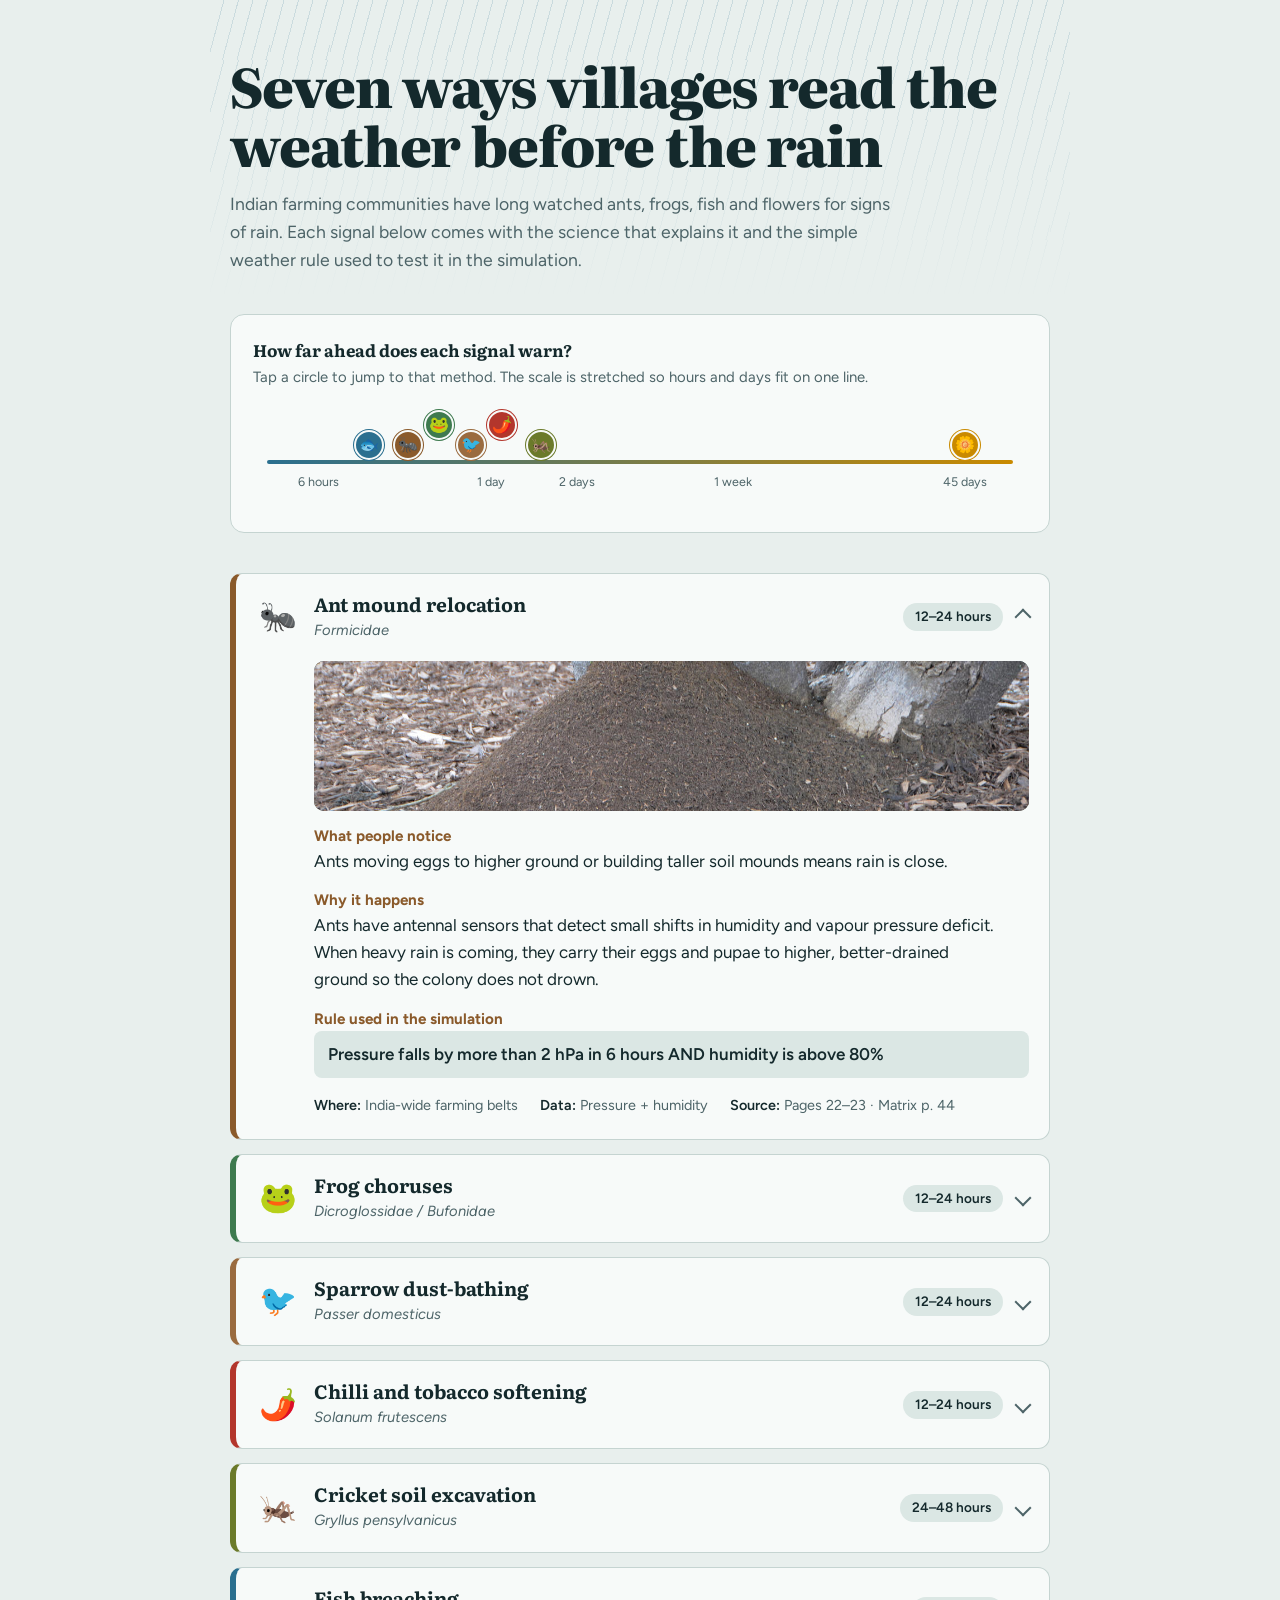
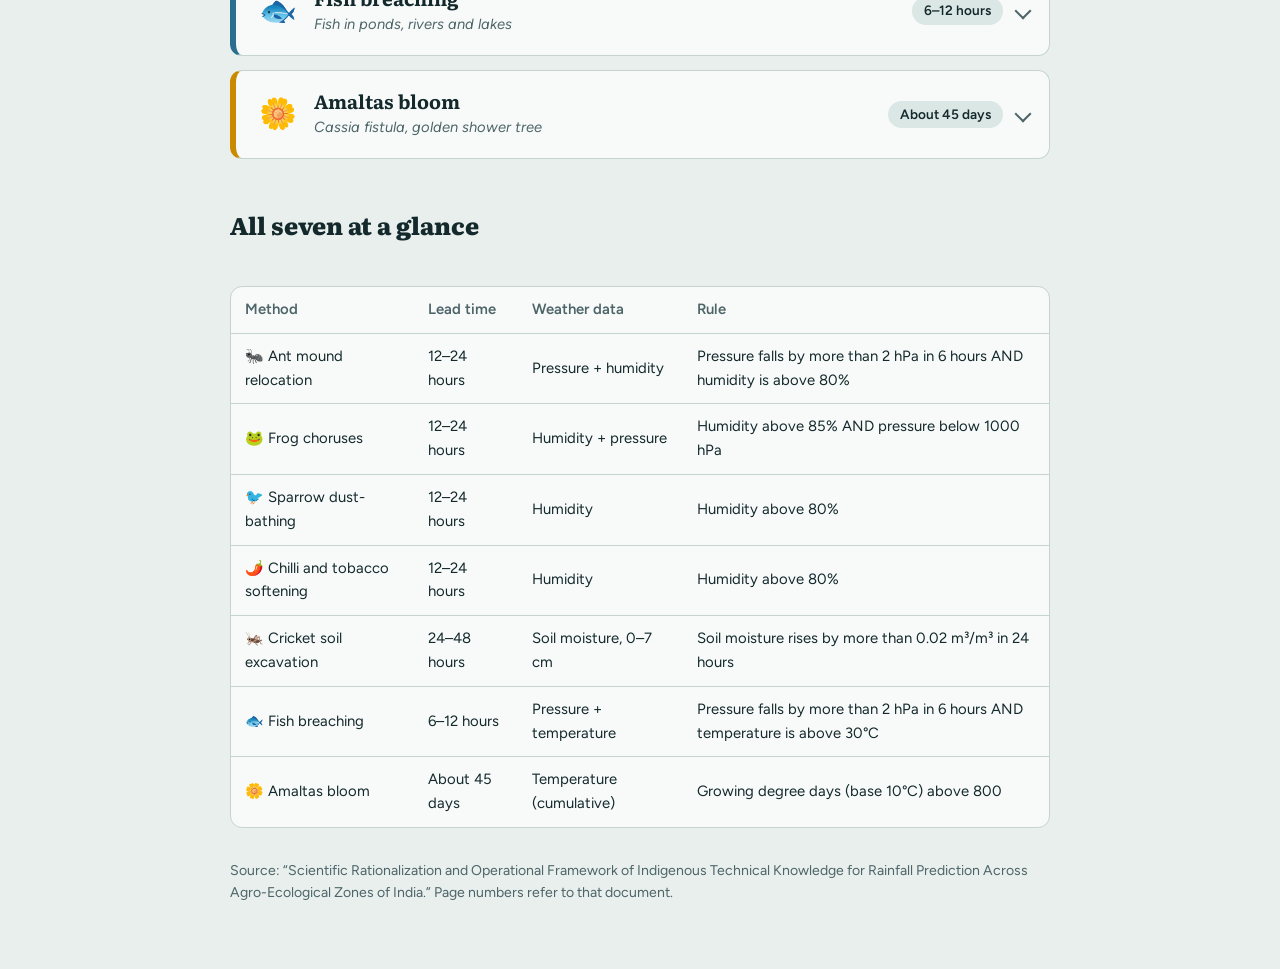
<file: METHODS.html>
<!DOCTYPE html>
<html lang="en">
<head>
<meta charset="utf-8">
<meta name="viewport" content="width=device-width, initial-scale=1, viewport-fit=cover">
<title>Reading the Sky from the Ground: 7 Traditional Rain Signals</title>
<link href="https://fonts.googleapis.com/css2?family=Literata:opsz,wght@7..72,400;7..72,700;7..72,800&family=Figtree:wght@400;500;600&display=swap" rel="stylesheet">
<style>
:root{
  box-sizing:border-box;
  padding-top:env(safe-area-inset-top,0px);
  padding-bottom:env(safe-area-inset-bottom,0px);
  --bg:#e8efed; --surface:#f7faf9; --ink:#14292c; --muted:#4d6468; --line:#c5d4d1;
  --rain:#2a6f8f; --gold:#c98a00; --chip:#dbe7e4;
  --serif:'Literata',Georgia,serif; --sans:'Figtree',system-ui,sans-serif;
}
@media (prefers-color-scheme:dark){:root:not([data-theme="light"]){
  --bg:#0f1c1e; --surface:#172a2d; --ink:#e6f0ee; --muted:#9bb3b1; --line:#2b4448;
  --rain:#6fb8d8; --gold:#f0b43a; --chip:#21393c;}}
:root[data-theme="dark"]{
  --bg:#0f1c1e; --surface:#172a2d; --ink:#e6f0ee; --muted:#9bb3b1; --line:#2b4448;
  --rain:#6fb8d8; --gold:#f0b43a; --chip:#21393c;}
html{height:100%;scroll-padding-top:env(safe-area-inset-top,0px);scroll-behavior:smooth}
*,*::before,*::after{box-sizing:inherit}
body{margin:0;min-height:100%;background:var(--bg);color:var(--ink);font:400 17px/1.6 var(--sans)}
.wrap{max-width:860px;margin:0 auto;padding:0 20px 64px}
header{padding:56px 0 28px}
h1{font:800 clamp(2rem,6vw,3.4rem)/1.08 var(--serif);margin:0 0 16px;letter-spacing:-.02em;max-width:16em}
.lede{font-size:1.1rem;color:var(--muted);max-width:38em;margin:0}

/* horizon scale: the one memorable element */
.scale{background:var(--surface);border:1px solid var(--line);border-radius:14px;padding:22px 22px 18px;margin:12px 0 40px}
.scale h2{font:700 1.05rem var(--serif);margin:0 0 4px}
.scale p{margin:0 0 6px;color:var(--muted);font-size:.93rem}
.track{position:relative;height:118px;margin:0 14px}
.track::before{content:"";position:absolute;left:0;right:0;top:64px;height:4px;border-radius:2px;
  background:linear-gradient(90deg,var(--rain),var(--gold))}
.tick{position:absolute;top:76px;transform:translateX(-50%);font-size:.78rem;color:var(--muted);white-space:nowrap}
.pin{position:absolute;transform:translateX(-50%);width:30px;height:30px;border-radius:50%;
  border:2px solid var(--surface);background:var(--c);color:#fff;font:600 .75rem var(--sans);
  cursor:pointer;display:grid;place-items:center;padding:0;box-shadow:0 0 0 1px var(--c)}
.pin:hover{transform:translateX(-50%) scale(1.15)}
.pin:focus-visible,summary:focus-visible{outline:3px solid var(--gold);outline-offset:3px}

/* method cards */
.list{display:grid;gap:14px}
details{background:var(--surface);border:1px solid var(--line);border-left:6px solid var(--c);border-radius:12px}
summary{list-style:none;cursor:pointer;padding:18px 20px;display:flex;gap:14px;align-items:center}
summary::-webkit-details-marker{display:none}
.ico{font-size:1.9rem;line-height:1;flex:none;width:44px;text-align:center}
.ttl{flex:1;min-width:0}
.ttl h3{font:700 1.2rem/1.25 var(--serif);margin:0}
.ttl span{color:var(--muted);font-size:.92rem;font-style:italic}
.hz{flex:none;background:var(--chip);border-radius:99px;padding:3px 12px;font-weight:600;font-size:.85rem}
.chev{flex:none;width:10px;height:10px;border-right:2px solid var(--muted);border-bottom:2px solid var(--muted);
  transform:rotate(45deg);transition:transform .2s}
details[open] .chev{transform:rotate(-135deg)}
.body{padding:0 20px 22px 78px;display:grid;gap:16px}
.body h4{font:700 .95rem var(--sans);margin:0 0 3px;color:var(--c)}
.body p{margin:0;max-width:62ch}
.rule{background:var(--chip);border-radius:8px;padding:10px 14px;font-weight:600;font-family:var(--sans)}
.meta{display:flex;flex-wrap:wrap;gap:8px 22px;color:var(--muted);font-size:.9rem}
.meta b{color:var(--ink);font-weight:600}
.formula{font-family:ui-monospace,Menlo,monospace;font-size:.9rem;background:var(--chip);padding:8px 12px;border-radius:8px;overflow-x:auto}


/* scene banners */
.ban{position:relative;height:150px;border-radius:10px;overflow:hidden;
  background:linear-gradient(180deg,#1c3440 0%,color-mix(in srgb,var(--c) 40%,#1c3440) 100%)}
.ban svg{display:block;width:100%;height:100%}
.ban.rain::after,header::before{content:"";position:absolute;inset:0;pointer-events:none;
  background:repeating-linear-gradient(105deg,transparent 0 13px,rgba(255,255,255,.22) 13px 14px);
  background-size:60px 60px;animation:fall .7s linear infinite}
@keyframes fall{to{background-position:-24px 60px}}
header{position:relative}
header::before{inset:0 -20px;opacity:.16;background-image:repeating-linear-gradient(105deg,transparent 0 13px,var(--rain) 13px 14px);
  -webkit-mask-image:linear-gradient(180deg,#000,transparent);mask-image:linear-gradient(180deg,#000,transparent);animation-duration:1.4s}
header>*{position:relative}
@media (prefers-reduced-motion:reduce){.ban::after,header::before{animation:none!important}}


.ban>img{position:absolute;inset:0;width:100%;height:100%;object-fit:cover}
.btns{position:absolute;right:8px;bottom:8px;z-index:2;display:flex;gap:6px}
.btns button{font:600 .8rem var(--sans);border:0;border-radius:99px;padding:6px 12px;cursor:pointer;
  background:rgba(255,255,255,.92);color:#14292c}
.btns button:focus-visible{outline:3px solid var(--gold);outline-offset:2px}
.btns .rm{display:none}

/* summary table */
.tw{overflow-x:auto;margin-top:44px;border:1px solid var(--line);border-radius:12px;background:var(--surface)}
table{border-collapse:collapse;width:100%;min-width:620px;font-size:.93rem}
th,td{text-align:left;padding:11px 14px;border-bottom:1px solid var(--line)}
th{font-weight:600;color:var(--muted)}
tr:last-child td{border-bottom:0}
h2.sec{font:800 1.5rem var(--serif);margin:48px 0 14px}
footer{margin-top:32px;color:var(--muted);font-size:.88rem}
@media (max-width:620px){
  summary{flex-wrap:wrap}.hz{order:3}.body{padding-left:20px}.ico{width:auto}
  .tick:nth-child(even){display:none}
}
@media (prefers-reduced-motion:reduce){html{scroll-behavior:auto}*{transition:none!important}}
</style>
</head>
<body>
<div class="wrap">
<header>
  <h1>Seven ways villages read the weather before the rain</h1>
  <p class="lede">Indian farming communities have long watched ants, frogs, fish and flowers for signs of rain. Each signal below comes with the science that explains it and the simple weather rule used to test it in the simulation.</p>
</header>

<section class="scale" aria-labelledby="sc">
  <h2 id="sc">How far ahead does each signal warn?</h2>
  <p>Tap a circle to jump to that method. The scale is stretched so hours and days fit on one line.</p>
  <div class="track" id="track"></div>
</section>

<div class="list" id="list"></div>

<h2 class="sec">All seven at a glance</h2>
<div class="tw"><table id="tbl"><thead><tr><th>Method</th><th>Lead time</th><th>Weather data</th><th>Rule</th></tr></thead><tbody></tbody></table></div>

<footer>Source: “Scientific Rationalization and Operational Framework of Indigenous Technical Knowledge for Rainfall Prediction Across Agro-Ecological Zones of India.” Page numbers refer to that document.</footer>
</div>

<script>
const M=[
{n:"Ant mound relocation",s:"Formicidae",i:"🐜",c:"#8a5a2b",h:"12–24 hours",hh:18,pg:"Pages 22–23 · Matrix p. 44",
 sig:"Ants moving eggs to higher ground or building taller soil mounds means rain is close.",
 sci:"Ants have antennal sensors that detect small shifts in humidity and vapour pressure deficit. When heavy rain is coming, they carry their eggs and pupae to higher, better-drained ground so the colony does not drown.",
 reg:"India-wide farming belts",data:"Pressure + humidity",rule:"Pressure falls by more than 2 hPa in 6 hours AND humidity is above 80%"},
{n:"Frog choruses",s:"Dicroglossidae / Bufonidae",i:"🐸",c:"#3e7a4f",h:"12–24 hours",hh:18,pg:"Pages 15–16 · Matrix p. 42",
 sig:"Loud, synchronized croaking on pre-monsoon evenings is known across rural India as a rain signal.",
 sci:"Frogs breathe partly through their skin, which must stay moist. When humidity passes 85% and pressure drops below 1000 hPa, they lose little water to the air and can leave their underground burrows safely. The chorus is a mating call timed so eggs are laid in the temporary rain pools.",
 reg:"Gangetic Plains, Western Ghats, North-East",data:"Humidity + pressure",rule:"Humidity above 85% AND pressure below 1000 hPa"},
{n:"Sparrow dust-bathing",s:"Passer domesticus",i:"🐦",c:"#9a6b3f",h:"12–24 hours",hh:18,pg:"Pages 10–12 · Matrix p. 50",
 sig:"House sparrows bathe energetically in dust and flock low near water before rain.",
 sci:"Humid air makes feathers clump and upsets the oils from the preen gland. Dust absorbs the extra moisture and oil, which keeps the feathers light and warm. Falling pressure also pushes insects lower, so birds feed closer to the ground.",
 reg:"Indo-Gangetic Plains, Central India",data:"Humidity",rule:"Humidity above 80%"},
{n:"Chilli and tobacco softening",s:"Solanum frutescens",i:"🌶️",c:"#b3362c",h:"12–24 hours",hh:18,pg:"Page 34 · Matrix p. 47",
 sig:"Dried chillies and tobacco leaves going soft during a dry spell means rain is coming.",
 sci:"Dried plant material works like a natural hygrometer. When humidity rises above 80%, water vapour condenses inside the tiny pores of the plant tissue and softens it before any rain falls.",
 reg:"Humid zones: North-East, coastal belts",data:"Humidity",rule:"Humidity above 80%"},
{n:"Cricket soil excavation",s:"Gryllus pensylvanicus",i:"🦗",c:"#6b7a2a",h:"24–48 hours",hh:36,pg:"Pages 20–21 · Matrix p. 43",
 sig:"In Mizoram and Eastern India, crickets carrying fresh soil out of their burrows in dry weather means rain is on the way.",
 sci:"Rising humidity and wetter soil change how gases move underground. Crickets clear their burrows to keep them stable and supplied with oxygen before heavy rain.",
 reg:"North-East hills (Mizoram, Assam)",data:"Soil moisture, 0–7 cm",rule:"Soil moisture rises by more than 0.02 m³/m³ in 24 hours"},
{n:"Fish breaching",s:"Fish in ponds, rivers and lakes",i:"🐟",c:"#2a6f8f",h:"6–12 hours",hh:9,pg:"Pages 17–19 · Matrix p. 41",
 sig:"Fish suddenly jumping out of ponds and rivers often comes just before heavy monsoon rain.",
 sci:"Water holds less oxygen when it is warm and when air pressure is low (Henry’s Law). Before a storm, falling pressure and a hot surface layer can push oxygen below 3 mg/L. Plants also stop producing oxygen under cloud and at night. Fish rise to the surface or leap to breathe air.",
 reg:"Inland ponds, rivers and lakes across India",data:"Pressure + temperature",rule:"Pressure falls by more than 2 hPa in 6 hours AND temperature is above 30°C",
 f:"Henry’s Law:  C = k · P_gas"},
{n:"Amaltas bloom",s:"Cassia fistula, golden shower tree",i:"🌼",c:"#c98a00",h:"About 45 days",hh:1080,pg:"Pages 24–25 · Matrix p. 40",
 sig:"When Amaltas trees are in full bloom, the southwest monsoon arrives about 45 days later.",
 sci:"Flowering is driven by accumulated heat. The late-spring heat peak ends bud dormancy and starts a 45-day progression from flower to seed pod, which matches the gap between peak summer and the monsoon trough arriving.",
 reg:"Peninsular, Central and North India",data:"Temperature (cumulative)",rule:"Growing degree days (base 10°C) above 800",
 f:"GDD = Σ ((T_max + T_min) / 2 − T_base)"}
];

const P=(a)=>`<svg viewBox="0 0 720 150" preserveAspectRatio="xMidYMid slice" role="img" aria-hidden="true">${a}</svg>`;
const cloud='<g fill="#0d1a21" opacity=".5"><ellipse cx="120" cy="26" rx="84" ry="19"/><ellipse cx="610" cy="22" rx="92" ry="17"/></g>';
const S=[
P(cloud+'<rect y="122" width="720" height="28" fill="#5a3a1c"/><path d="M240 150Q330 66 400 58Q470 66 570 150Z" fill="#8a5a2b"/><g fill="#1b1008"><ellipse cx="322" cy="106" rx="8" ry="4"/><ellipse cx="362" cy="84" rx="8" ry="4"/><ellipse cx="452" cy="86" rx="8" ry="4"/><ellipse cx="500" cy="112" rx="8" ry="4"/></g><g fill="#f4ecd8"><ellipse cx="322" cy="98" rx="4" ry="5.5"/><ellipse cx="362" cy="76" rx="4" ry="5.5"/><ellipse cx="452" cy="78" rx="4" ry="5.5"/><ellipse cx="500" cy="104" rx="4" ry="5.5"/></g><path d="M400 58v-10M394 52l6-6 6 6" stroke="#f4ecd8" fill="none" stroke-width="2" opacity=".6"/>'),
P('<circle cx="620" cy="34" r="16" fill="#f2e9c4"/><rect y="104" width="720" height="46" fill="#1d4f5e"/><g fill="none" stroke="#9fd4e0" opacity=".5"><ellipse cx="360" cy="128" rx="64" ry="8"/><ellipse cx="360" cy="128" rx="110" ry="14"/></g><g fill="#3e7a4f"><ellipse cx="200" cy="124" rx="34" ry="7"/><ellipse cx="540" cy="132" rx="30" ry="6"/></g><ellipse cx="360" cy="100" rx="36" ry="22" fill="#4f9a5f"/><circle cx="360" cy="112" r="15" fill="#b7e0a8" opacity=".85"/><circle cx="344" cy="76" r="10" fill="#4f9a5f"/><circle cx="376" cy="76" r="10" fill="#4f9a5f"/><circle cx="344" cy="76" r="4.5" fill="#111"/><circle cx="376" cy="76" r="4.5" fill="#111"/><path d="M410 92q14-8 0-18M424 96q22-12 0-34M438 100q30-16 0-50" stroke="#dff3f7" fill="none" stroke-width="2" opacity=".7"/>'),
P('<g fill="#e6eef0" opacity=".25"><ellipse cx="150" cy="30" rx="70" ry="14"/><ellipse cx="580" cy="40" rx="80" ry="15"/></g><rect y="120" width="720" height="30" fill="#a98a5a"/><g fill="#d9c39a" opacity=".6"><circle cx="330" cy="114" r="20"/><circle cx="380" cy="108" r="26"/><circle cx="420" cy="116" r="18"/><circle cx="355" cy="92" r="14"/></g><path d="M338 94L306 86L310 100Z" fill="#5d452b"/><ellipse cx="362" cy="96" rx="27" ry="17" fill="#8c6a45"/><ellipse cx="354" cy="97" rx="15" ry="9" fill="#5d452b" transform="rotate(-14 354 97)"/><circle cx="390" cy="84" r="11" fill="#7a5a3a"/><path d="M399 83l13 5-13 3Z" fill="#e0a21b"/><circle cx="393" cy="82" r="2" fill="#111"/><path d="M360 112v8M368 112v8" stroke="#e0a21b" stroke-width="2"/><path d="M540 64q14-14 28 0q14-14 28 0" stroke="#e6d9bd" fill="none" stroke-width="3"/>'),
P('<defs><path id="ch" d="M0 0c6 4 9 22 3 46c-3 8-9 8-9 0c-1-24 0-40 6-46z" fill="#b3362c"/></defs><rect y="0" width="720" height="10" fill="#5a3a1c"/><path d="M60 10Q360 26 660 10" stroke="#d9c39a" fill="none" stroke-width="2"/><g><use href="#ch" x="110" y="26"/><use href="#ch" x="170" y="30" transform="rotate(6 170 30)"/><use href="#ch" x="230" y="32"/><use href="#ch" x="290" y="34" transform="rotate(-6 290 34)"/><use href="#ch" x="350" y="35"/><use href="#ch" x="410" y="34" transform="rotate(6 410 34)"/><use href="#ch" x="470" y="32"/><use href="#ch" x="530" y="30" transform="rotate(-6 530 30)"/><use href="#ch" x="590" y="26"/></g><g fill="#9fd4e0" opacity=".6"><circle cx="80" cy="100" r="3"/><circle cx="210" cy="118" r="4"/><circle cx="320" cy="108" r="3"/><circle cx="450" cy="120" r="4"/><circle cx="560" cy="104" r="3"/><circle cx="660" cy="124" r="4"/></g><ellipse cx="360" cy="150" rx="340" ry="22" fill="#fff" opacity=".1"/>'),
P('<rect y="82" width="720" height="68" fill="#5b3b22"/><rect y="120" width="720" height="30" fill="#47301b"/><rect y="78" width="720" height="8" fill="#4a7a3a"/><path d="M360 84V116Q360 134 400 134H480" stroke="#241509" stroke-width="18" fill="none" stroke-linecap="round"/><path d="M328 80Q360 56 392 80Z" fill="#7a5232"/><ellipse cx="450" cy="70" rx="21" ry="9" fill="#2b1d12"/><circle cx="472" cy="66" r="7" fill="#2b1d12"/><circle cx="480" cy="68" r="3" fill="#7a5232"/><path d="M476 60q14-18 30-20M476 62q20-12 34-6" stroke="#2b1d12" fill="none" stroke-width="1.5"/><path d="M438 76l-8 8M450 78l-2 8M460 77l6 8" stroke="#2b1d12" stroke-width="2"/><g fill="#7a5232"><circle cx="510" cy="58" r="3"/><circle cx="530" cy="66" r="2.5"/><circle cx="548" cy="72" r="2"/></g>'),
P('<g opacity=".3" fill="#fff"><ellipse cx="150" cy="24" rx="80" ry="12"/></g><path d="M250 98Q360-14 470 98" stroke="#fff" fill="none" stroke-dasharray="4 7" opacity=".4"/><g transform="translate(360 40) rotate(-20)"><path d="M-30 0L-56-15L-56 15Z" fill="#9fb3bb"/><ellipse rx="36" ry="14" fill="#c9d6dc"/><path d="M-20 4Q0 10 22 4" stroke="#e8f1f4" fill="none" stroke-width="3"/><circle cx="22" cy="-3" r="3" fill="#111"/></g><g fill="#fff" opacity=".7"><circle cx="300" cy="76" r="3"/><circle cx="330" cy="86" r="2"/><circle cx="418" cy="70" r="3"/><circle cx="440" cy="82" r="2"/></g><path d="M0 100q45-10 90 0t90 0t90 0t90 0t90 0t90 0t90 0t90 0V150H0Z" fill="#2a7fa0"/><rect y="118" width="720" height="32" fill="#1d5c78"/><g fill="none" stroke="#bfe6f2" opacity=".6"><circle cx="120" cy="126" r="5"/><circle cx="200" cy="136" r="3"/><circle cx="560" cy="128" r="5"/></g>'),
P('<circle cx="100" cy="42" r="26" fill="#f7c948" opacity=".9"/><defs><g id="fl"><path d="M0 0V34" stroke="#6a8a3a" stroke-width="1.5"/><circle cy="14" r="5" fill="#f2b705"/><circle cy="23" r="5.5" fill="#f7c948"/><circle cy="32" r="5" fill="#f2b705"/></g></defs><rect y="128" width="720" height="22" fill="#4a6b3a"/><path d="M348 150L355 66L365 66L372 150Z" fill="#5a3a1c"/><path d="M360 78L270 44M360 74L450 40M358 90L290 70M362 88L436 66" stroke="#5a3a1c" stroke-width="5" stroke-linecap="round"/><g fill="#4a6b3a" opacity=".8"><ellipse cx="300" cy="40" rx="40" ry="10"/><ellipse cx="430" cy="36" rx="40" ry="10"/></g><use href="#fl" x="280" y="46"/><use href="#fl" x="305" y="52"/><use href="#fl" x="330" y="56"/><use href="#fl" x="395" y="54"/><use href="#fl" x="420" y="48"/><use href="#fl" x="445" y="42"/><use href="#fl" x="300" y="70"/><use href="#fl" x="425" y="68"/><use href="#fl" x="262" y="44"/><use href="#fl" x="470" y="42"/>')
];
const RAIN=[1,1,0,0,0,1,0];
const list=document.getElementById('list'),track=document.getElementById('track'),tb=document.querySelector('#tbl tbody');
const pos=h=>((Math.log10(h)-0.6)/(3.2-0.6))*100;
M.forEach((m,k)=>{
  const d=document.createElement('details');d.id='m'+k;d.style.setProperty('--c',m.c);if(k===0)d.open=true;
  d.innerHTML=`<summary><span class="ico" aria-hidden="true">${m.i}</span><span class="ttl"><h3>${m.n}</h3><span>${m.s}</span></span><span class="hz">${m.h}</span><span class="chev"></span></summary>
  <div class="body">
   <div class="ban${RAIN[k]?' rain':''}">${S[k]}<img alt="${m.n}" hidden></div>
   <div><h4>What people notice</h4><p>${m.sig}</p></div>
   <div><h4>Why it happens</h4><p>${m.sci}</p></div>
   ${m.f?`<div class="formula">${m.f}</div>`:''}
   <div><h4>Rule used in the simulation</h4><div class="rule">${m.rule}</div></div>
   <div class="meta"><span><b>Where:</b> ${m.reg}</span><span><b>Data:</b> ${m.data}</span><span><b>Source:</b> ${m.pg}</span></div>
  </div>`;
  list.appendChild(d);
  const tr=document.createElement('tr');
  tr.innerHTML=`<td>${m.i} ${m.n}</td><td>${m.h}</td><td>${m.data}</td><td>${m.rule}</td>`;tb.appendChild(tr);
});
// pins: stagger vertically where horizons overlap
const groups={};
M.forEach((m,k)=>{
  const key=m.hh;groups[key]=(groups[key]||0);
  const b=document.createElement('button');b.className='pin';b.textContent=m.i;b.style.fontSize='1rem';
  b.style.setProperty('--c',m.c);b.style.left=(pos(m.hh)+groups[key]*4.2-(key==18?6.3:0))+'%';
  b.style.top=(groups[key]%2?18:50-30+30)+'px';b.style.top=(groups[key]%2?14:34)+'px';
  b.setAttribute('aria-label',m.n+', '+m.h);groups[key]++;
  b.onclick=()=>{const d=document.getElementById('m'+k);d.open=true;d.scrollIntoView({block:'center'})};
  track.appendChild(b);
});
[[6,'6 hours'],[24,'1 day'],[48,'2 days'],[168,'1 week'],[1080,'45 days']].forEach(([h,t])=>{
  const e=document.createElement('span');e.className='tick';e.textContent=t;e.style.left=pos(h)+'%';track.appendChild(e);
});

/* real photos: files sit in the same folder as this HTML file */
const FILES=["20240428_fireant_trees.jpg","frog.avif","sparrow.jpeg","Chilli.jpeg","cricket.webp","fish.jpeg","amaltas.webp"];
FILES.forEach((f,k)=>{
  const b=document.querySelector('#m'+k+' .ban'),img=b.querySelector('img'),t=new Image();
  t.onload=()=>{img.src=f;img.hidden=false;b.querySelector('svg').style.display='none';b.classList.remove('rain')};
  t.src=f; /* if the file is missing, the drawn scene stays */
});
</script>
</body>
</html>
</file>
